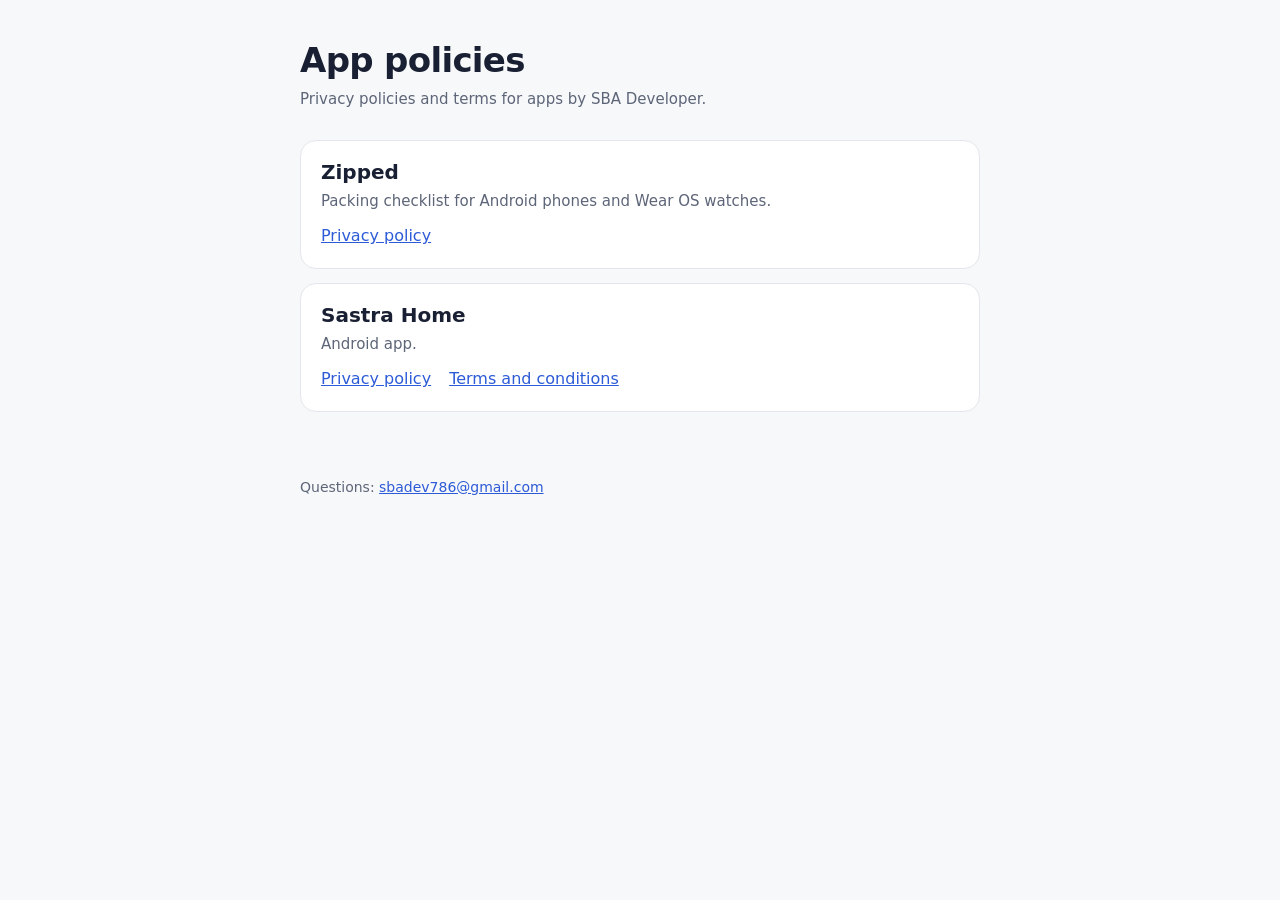
<file: index.html>
<!doctype html>
<html lang="en">
<head>
<meta charset="utf-8">
<meta name="viewport" content="width=device-width, initial-scale=1">
<title>App policies · SBA Developer</title>
<meta name="description" content="Privacy policies and terms for apps by SBA Developer.">
<link rel="stylesheet" href="assets/style.css">
</head>
<body>
<main>
  <h1>App policies</h1>
  <p class="meta">Privacy policies and terms for apps by SBA Developer.</p>

  <ul class="apps">
    <li>
      <h2>Zipped</h2>
      <p>Packing checklist for Android phones and Wear OS watches.</p>
      <div class="links"><a href="zipped/privacy.html">Privacy policy</a></div>
    </li>
    <li>
      <h2>Sastra Home</h2>
      <p>Android app.</p>
      <div class="links"><a href="sastra-home/privacy.html">Privacy policy</a><a href="sastra-home/terms.html">Terms and conditions</a></div>
    </li>
  </ul>
</main>
<footer>Questions: <a href="mailto:sbadev786@gmail.com">sbadev786@gmail.com</a></footer>
</body>
</html>
</file>
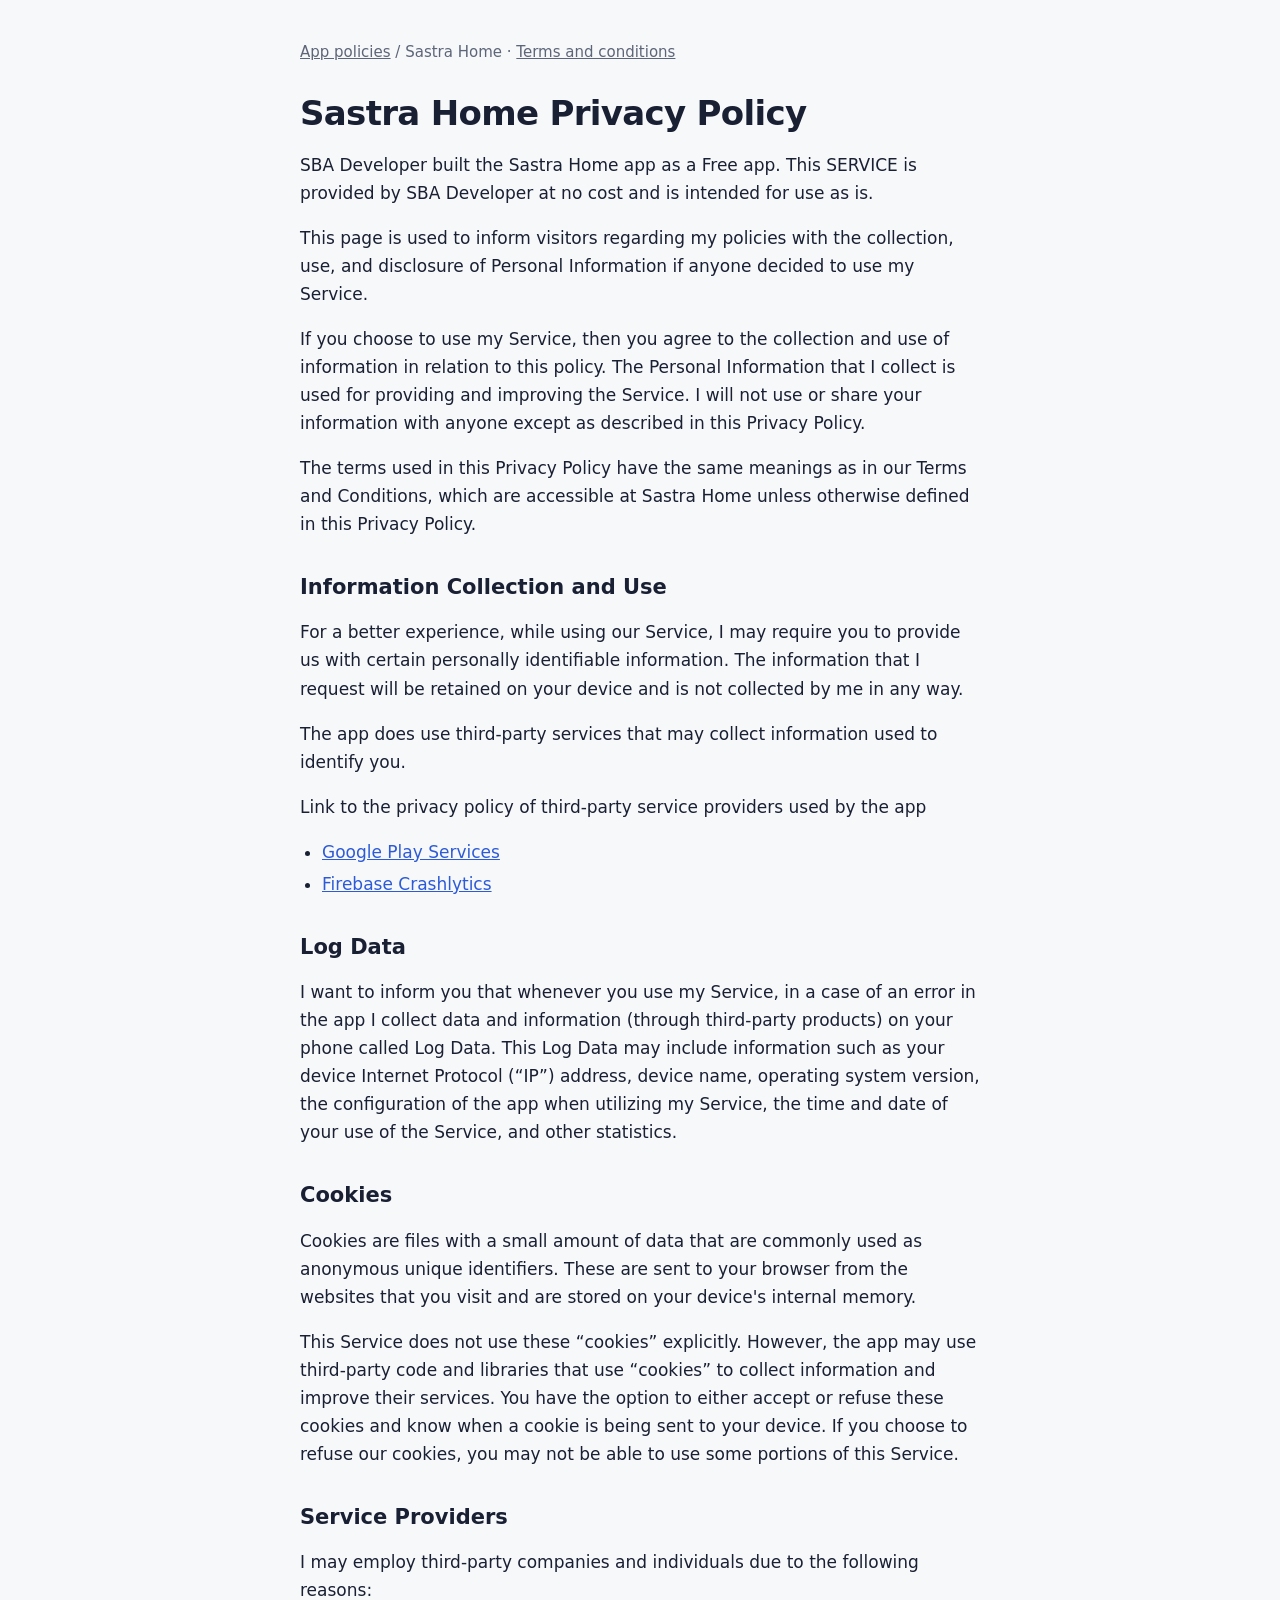
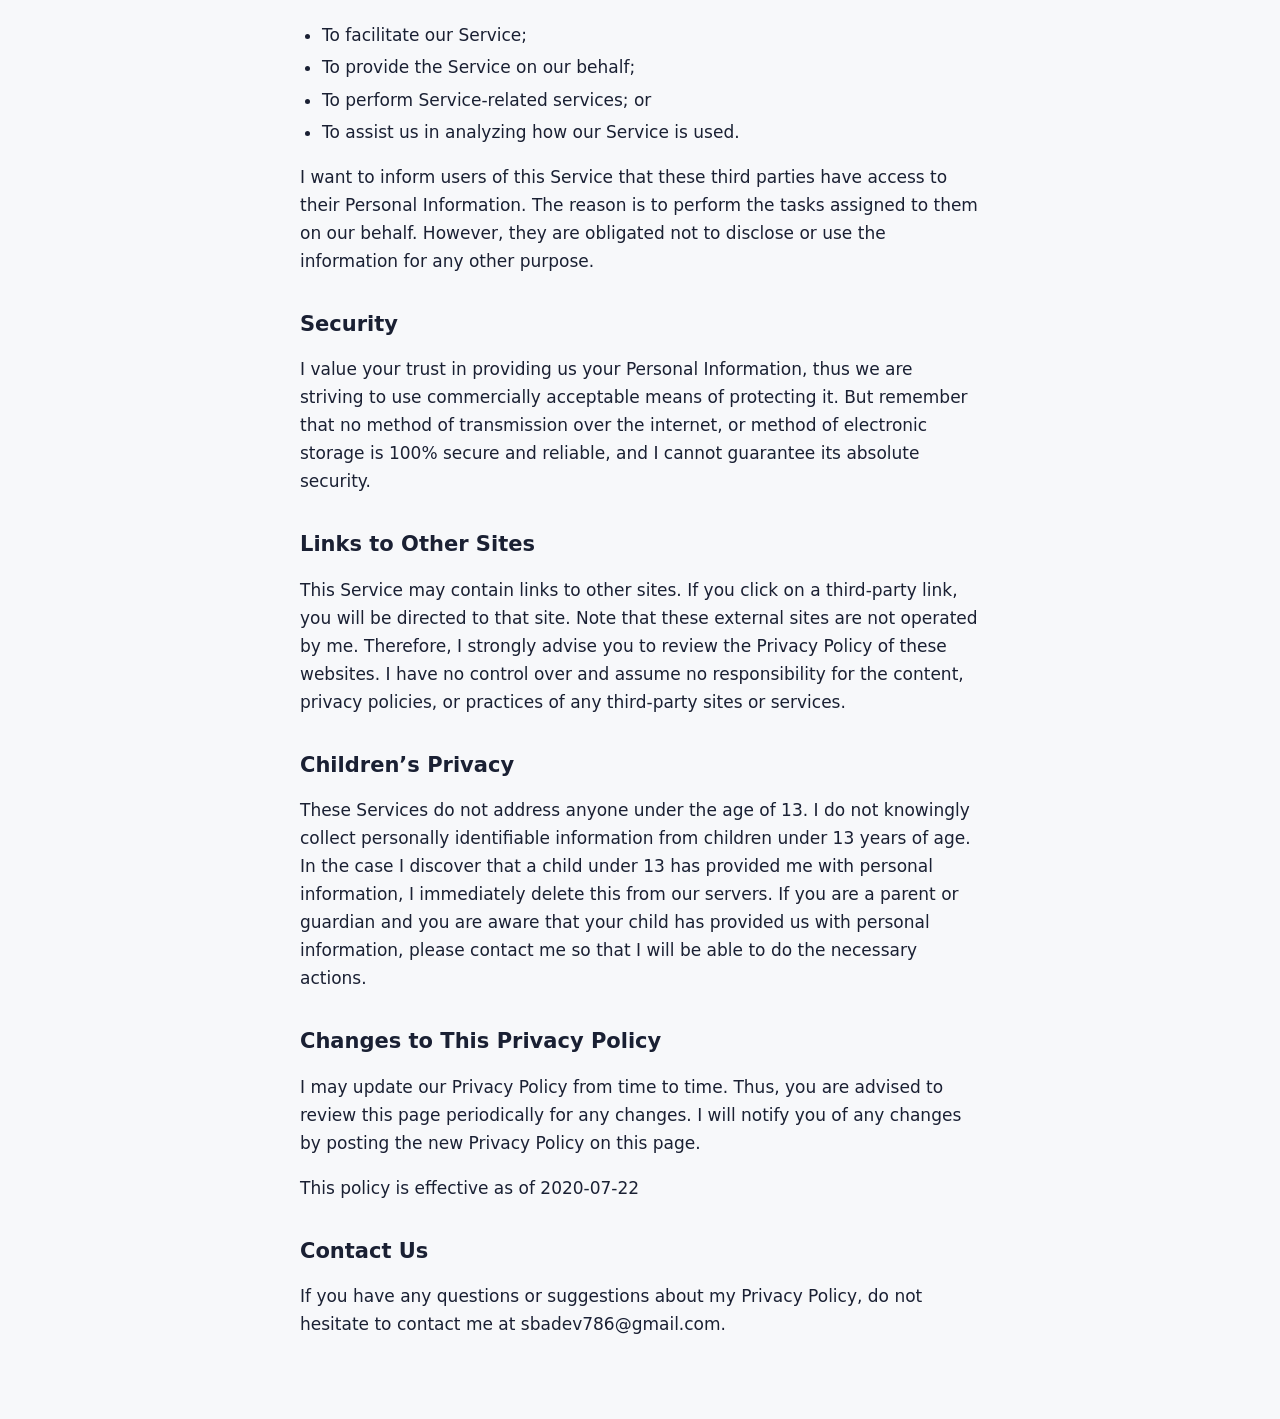
<file: sastra-home/privacy.html>
<!doctype html>
<html lang="en">
<head>
<meta charset="utf-8">
<meta name="viewport" content="width=device-width, initial-scale=1">
<title>Sastra Home privacy policy</title>
<meta name="description" content="How the Sastra Home app handles your information.">
<link rel="stylesheet" href="../assets/style.css">
</head>
<body>
<main>
  <p class="crumb"><a href="../">App policies</a> / Sastra Home · <a href="terms.html">Terms and conditions</a></p>
  <h1>Sastra Home Privacy Policy</h1>
  <p>SBA Developer built the Sastra Home app as a Free app. This SERVICE is provided by SBA Developer at no cost and is intended for use as is.</p>
  <p>This page is used to inform visitors regarding my policies with the collection, use, and disclosure of Personal Information if anyone decided to use my Service.</p>
  <p>If you choose to use my Service, then you agree to the collection and use of information in relation to this policy. The Personal Information that I collect is used for providing and improving the Service. I will not use or share your information with anyone except as described in this Privacy Policy.</p>
  <p>The terms used in this Privacy Policy have the same meanings as in our Terms and Conditions, which are accessible at Sastra Home unless otherwise defined in this Privacy Policy.</p>
  <h2>Information Collection and Use</h2>
  <p>For a better experience, while using our Service, I may require you to provide us with certain personally identifiable information. The information that I request will be retained on your device and is not collected by me in any way.</p>
  <p>The app does use third-party services that may collect information used to identify you.</p>
  <p>Link to the privacy policy of third-party service providers used by the app</p>
  <ul>
  <li><a href="https://www.google.com/policies/privacy/">Google Play Services</a></li>
  <li><a href="https://firebase.google.com/support/privacy/">Firebase Crashlytics</a></li></ul>
  <h2>Log Data</h2>
  <p>I want to inform you that whenever you use my Service, in a case of an error in the app I collect data and information (through third-party products) on your phone called Log Data. This Log Data may include information such as your device Internet Protocol (“IP”) address, device name, operating system version, the configuration of the app when utilizing my Service, the time and date of your use of the Service, and other statistics.</p>
  <h2>Cookies</h2>
  <p>Cookies are files with a small amount of data that are commonly used as anonymous unique identifiers. These are sent to your browser from the websites that you visit and are stored on your device's internal memory.</p>
  <p>This Service does not use these “cookies” explicitly. However, the app may use third-party code and libraries that use “cookies” to collect information and improve their services. You have the option to either accept or refuse these cookies and know when a cookie is being sent to your device. If you choose to refuse our cookies, you may not be able to use some portions of this Service.</p>
  <h2>Service Providers</h2>
  <p>I may employ third-party companies and individuals due to the following reasons:</p>
  <ul>
  <li>To facilitate our Service;</li>
  <li>To provide the Service on our behalf;</li>
  <li>To perform Service-related services; or</li>
  <li>To assist us in analyzing how our Service is used.</li></ul>
  <p>I want to inform users of this Service that these third parties have access to their Personal Information. The reason is to perform the tasks assigned to them on our behalf. However, they are obligated not to disclose or use the information for any other purpose.</p>
  <h2>Security</h2>
  <p>I value your trust in providing us your Personal Information, thus we are striving to use commercially acceptable means of protecting it. But remember that no method of transmission over the internet, or method of electronic storage is 100% secure and reliable, and I cannot guarantee its absolute security.</p>
  <h2>Links to Other Sites</h2>
  <p>This Service may contain links to other sites. If you click on a third-party link, you will be directed to that site. Note that these external sites are not operated by me. Therefore, I strongly advise you to review the Privacy Policy of these websites. I have no control over and assume no responsibility for the content, privacy policies, or practices of any third-party sites or services.</p>
  <h2>Children’s Privacy</h2>
  <p>These Services do not address anyone under the age of 13. I do not knowingly collect personally identifiable information from children under 13 years of age. In the case I discover that a child under 13 has provided me with personal information, I immediately delete this from our servers. If you are a parent or guardian and you are aware that your child has provided us with personal information, please contact me so that I will be able to do the necessary actions.</p>
  <h2>Changes to This Privacy Policy</h2>
  <p>I may update our Privacy Policy from time to time. Thus, you are advised to review this page periodically for any changes. I will notify you of any changes by posting the new Privacy Policy on this page.</p>
  <p>This policy is effective as of 2020-07-22</p>
  <h2>Contact Us</h2>
  <p>If you have any questions or suggestions about my Privacy Policy, do not hesitate to contact me at sbadev786@gmail.com.</p>
</main>
</body>
</html>
</file>
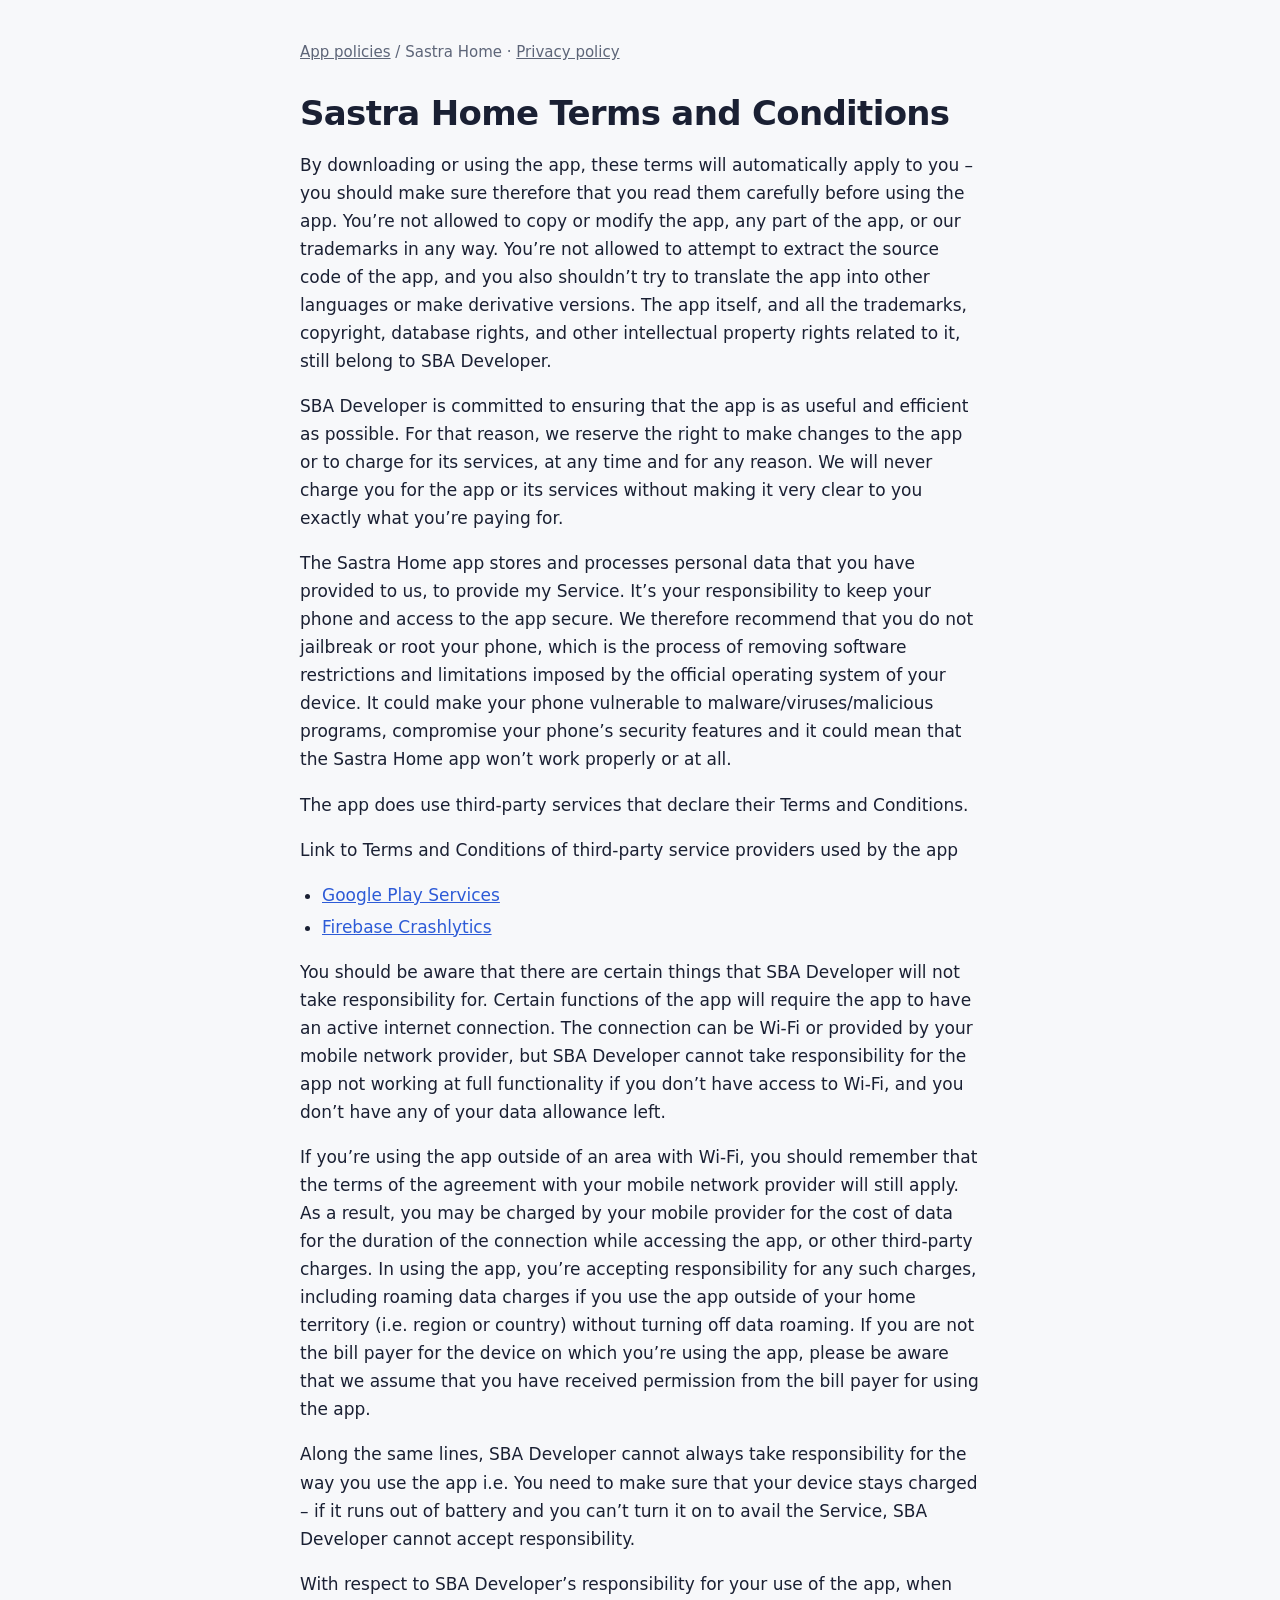
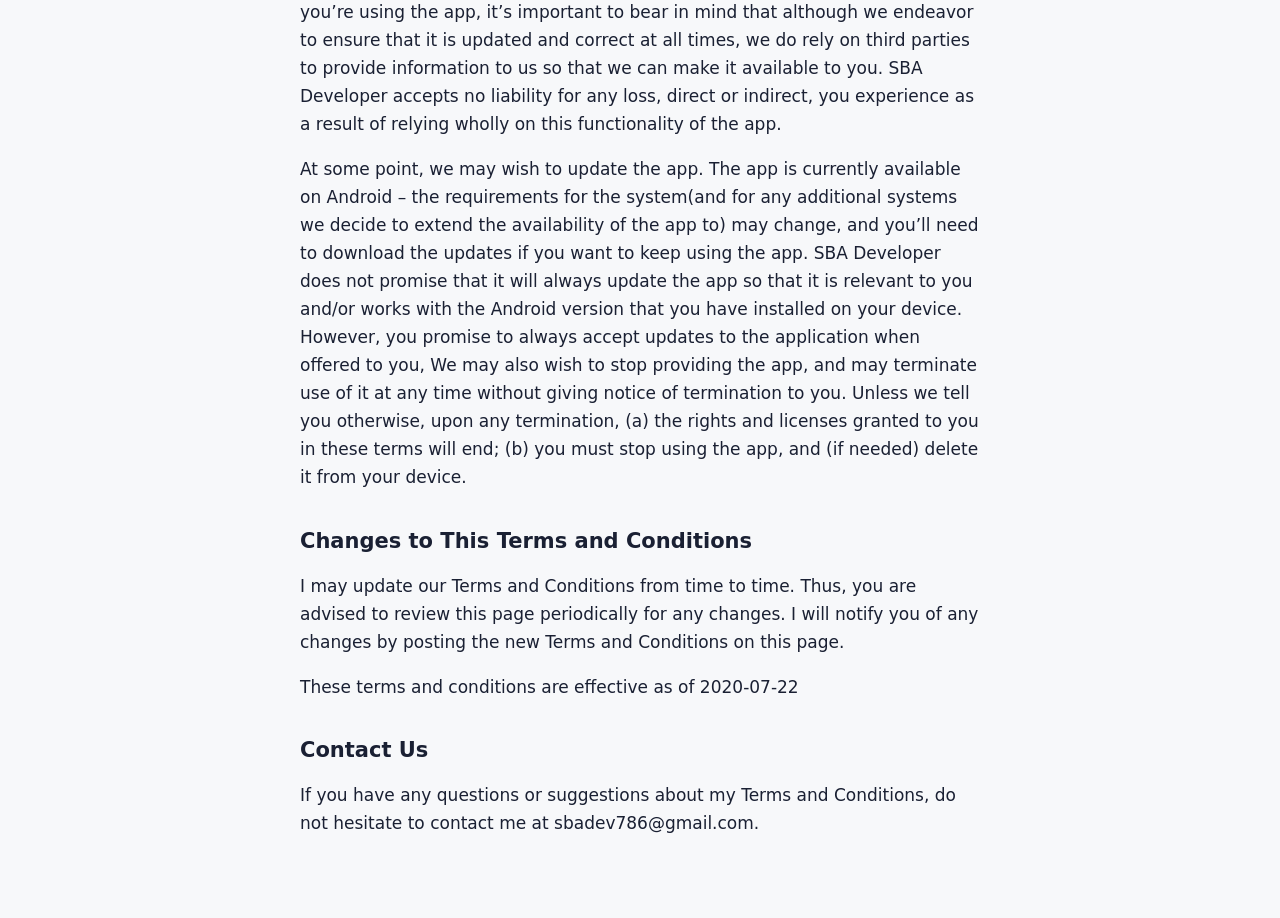
<file: sastra-home/terms.html>
<!doctype html>
<html lang="en">
<head>
<meta charset="utf-8">
<meta name="viewport" content="width=device-width, initial-scale=1">
<title>Sastra Home terms and conditions</title>
<meta name="description" content="Terms and conditions for using the Sastra Home app.">
<link rel="stylesheet" href="../assets/style.css">
</head>
<body>
<main>
  <p class="crumb"><a href="../">App policies</a> / Sastra Home · <a href="privacy.html">Privacy policy</a></p>
  <h1>Sastra Home Terms and Conditions</h1>
  <p>By downloading or using the app, these terms will automatically apply to you – you should make sure therefore that you read them carefully before using the app. You’re not allowed to copy or modify the app, any part of the app, or our trademarks in any way. You’re not allowed to attempt to extract the source code of the app, and you also shouldn’t try to translate the app into other languages or make derivative versions. The app itself, and all the trademarks, copyright, database rights, and other intellectual property rights related to it, still belong to SBA Developer.</p>
  <p>SBA Developer is committed to ensuring that the app is as useful and efficient as possible. For that reason, we reserve the right to make changes to the app or to charge for its services, at any time and for any reason. We will never charge you for the app or its services without making it very clear to you exactly what you’re paying for.</p>
  <p>The Sastra Home app stores and processes personal data that you have provided to us, to provide my Service. It’s your responsibility to keep your phone and access to the app secure. We therefore recommend that you do not jailbreak or root your phone, which is the process of removing software restrictions and limitations imposed by the official operating system of your device. It could make your phone vulnerable to malware/viruses/malicious programs, compromise your phone’s security features and it could mean that the Sastra Home app won’t work properly or at all.</p>
  <p>The app does use third-party services that declare their Terms and Conditions.</p>
  <p>Link to Terms and Conditions of third-party service providers used by the app</p>
  <ul>
  <li><a href="https://policies.google.com/terms">Google Play Services</a></li>
  <li><a href="https://firebase.google.com/terms/crashlytics">Firebase Crashlytics</a></li></ul>
  <p>You should be aware that there are certain things that SBA Developer will not take responsibility for. Certain functions of the app will require the app to have an active internet connection. The connection can be Wi-Fi or provided by your mobile network provider, but SBA Developer cannot take responsibility for the app not working at full functionality if you don’t have access to Wi-Fi, and you don’t have any of your data allowance left.</p>
  
  <p>If you’re using the app outside of an area with Wi-Fi, you should remember that the terms of the agreement with your mobile network provider will still apply. As a result, you may be charged by your mobile provider for the cost of data for the duration of the connection while accessing the app, or other third-party charges. In using the app, you’re accepting responsibility for any such charges, including roaming data charges if you use the app outside of your home territory (i.e. region or country) without turning off data roaming. If you are not the bill payer for the device on which you’re using the app, please be aware that we assume that you have received permission from the bill payer for using the app.</p>
  <p>Along the same lines, SBA Developer cannot always take responsibility for the way you use the app i.e. You need to make sure that your device stays charged – if it runs out of battery and you can’t turn it on to avail the Service, SBA Developer cannot accept responsibility.</p>
  <p>With respect to SBA Developer’s responsibility for your use of the app, when you’re using the app, it’s important to bear in mind that although we endeavor to ensure that it is updated and correct at all times, we do rely on third parties to provide information to us so that we can make it available to you. SBA Developer accepts no liability for any loss, direct or indirect, you experience as a result of relying wholly on this functionality of the app.</p>
  <p>At some point, we may wish to update the app. The app is currently available on Android – the requirements for the system(and for any additional systems we decide to extend the availability of the app to) may change, and you’ll need to download the updates if you want to keep using the app. SBA Developer does not promise that it will always update the app so that it is relevant to you and/or works with the Android version that you have installed on your device. However, you promise to always accept updates to the application when offered to you, We may also wish to stop providing the app, and may terminate use of it at any time without giving notice of termination to you. Unless we tell you otherwise, upon any termination, (a) the rights and licenses granted to you in these terms will end; (b) you must stop using the app, and (if needed) delete it from your device.</p>
  <h2>Changes to This Terms and Conditions</h2>
  <p>I may update our Terms and Conditions from time to time. Thus, you are advised to review this page periodically for any changes. I will notify you of any changes by posting the new Terms and Conditions on this page.</p>
  <p>These terms and conditions are effective as of 2020-07-22</p>
  <h2>Contact Us</h2>
  <p>If you have any questions or suggestions about my Terms and Conditions, do not hesitate to contact me at sbadev786@gmail.com.</p>
</main>
</body>
</html>
</file>
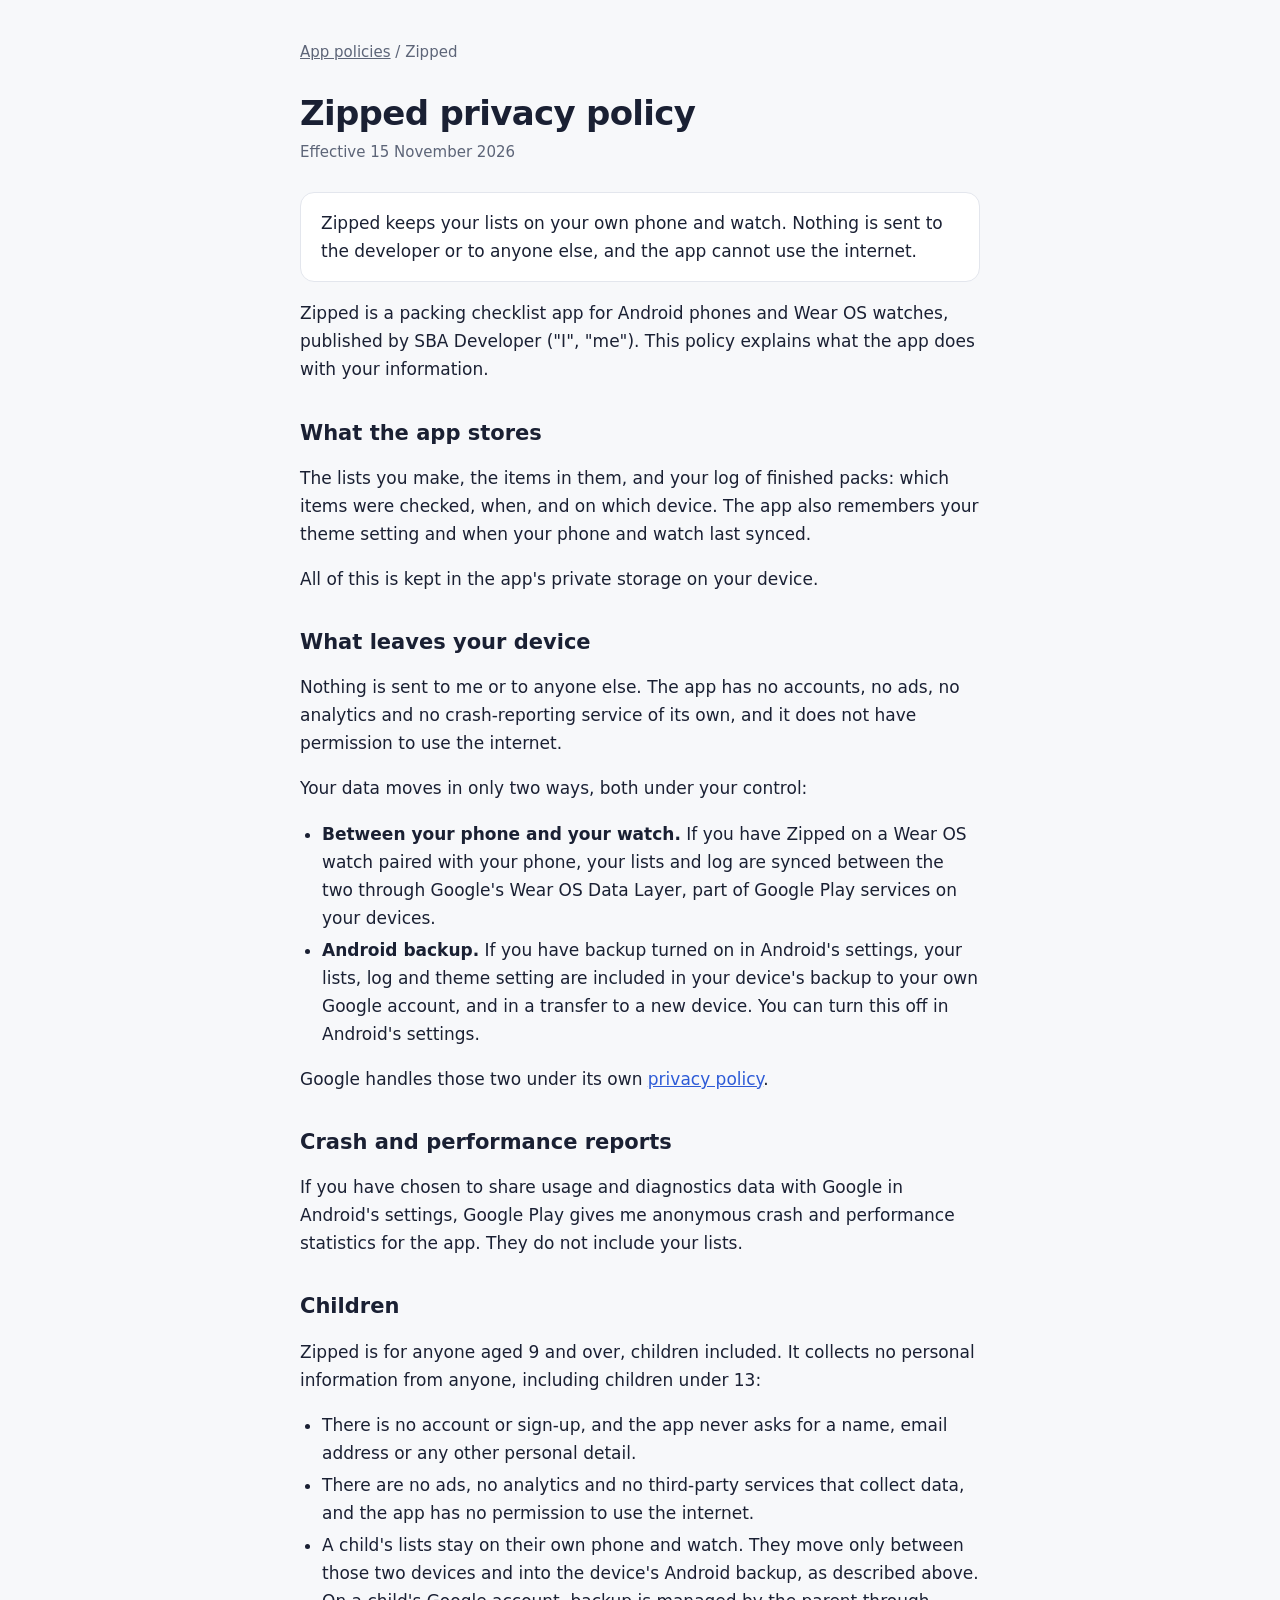
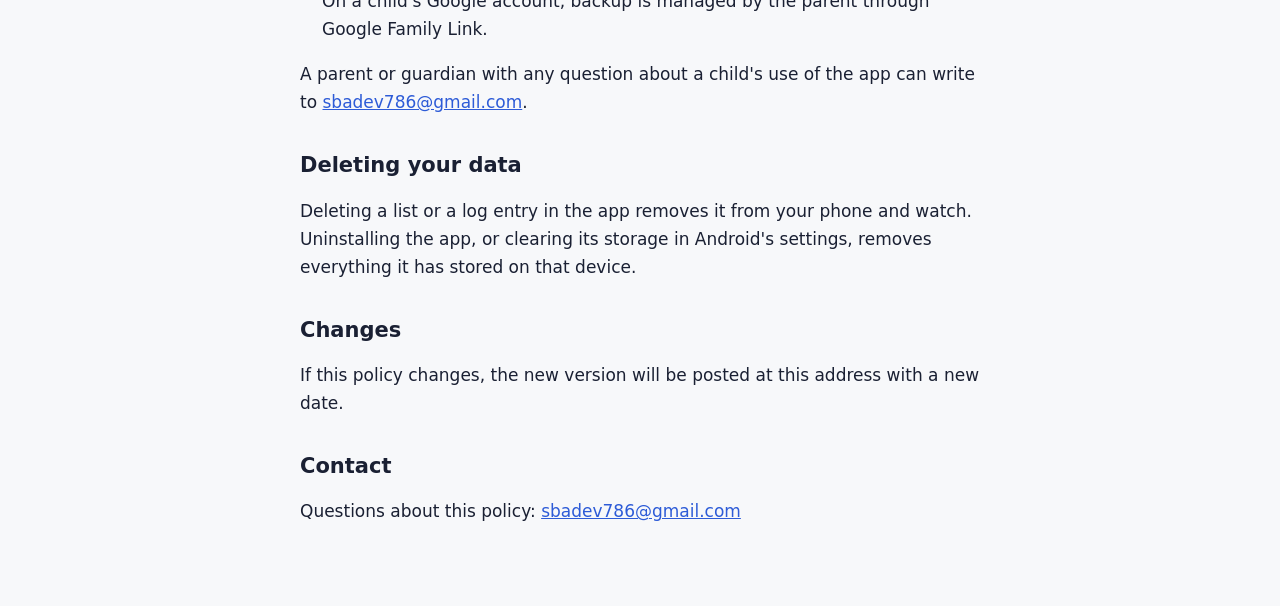
<file: zipped/privacy.html>
<!doctype html>
<html lang="en">
<head>
<meta charset="utf-8">
<meta name="viewport" content="width=device-width, initial-scale=1">
<title>Zipped privacy policy</title>
<meta name="description" content="How the Zipped packing checklist app handles your information: it stays on your devices.">
<link rel="stylesheet" href="../assets/style.css">
</head>
<body>
<main>
  <p class="crumb"><a href="../">App policies</a> / Zipped</p>
  <h1>Zipped privacy policy</h1>
  <p class="meta">Effective 15 November 2026</p>

  <div class="summary"><p>Zipped keeps your lists on your own phone and watch. Nothing is sent to the developer or to anyone else, and the app cannot use the internet.</p></div>

  <p>Zipped is a packing checklist app for Android phones and Wear OS watches, published by SBA Developer ("I", "me"). This policy explains what the app does with your information.</p>

  <h2>What the app stores</h2>
  <p>The lists you make, the items in them, and your log of finished packs: which items were checked, when, and on which device. The app also remembers your theme setting and when your phone and watch last synced.</p>
  <p>All of this is kept in the app's private storage on your device.</p>

  <h2>What leaves your device</h2>
  <p>Nothing is sent to me or to anyone else. The app has no accounts, no ads, no analytics and no crash-reporting service of its own, and it does not have permission to use the internet.</p>
  <p>Your data moves in only two ways, both under your control:</p>
  <ul>
    <li><strong>Between your phone and your watch.</strong> If you have Zipped on a Wear OS watch paired with your phone, your lists and log are synced between the two through Google's Wear OS Data Layer, part of Google Play services on your devices.</li>
    <li><strong>Android backup.</strong> If you have backup turned on in Android's settings, your lists, log and theme setting are included in your device's backup to your own Google account, and in a transfer to a new device. You can turn this off in Android's settings.</li>
  </ul>
  <p>Google handles those two under its own <a href="https://policies.google.com/privacy">privacy policy</a>.</p>

  <h2>Crash and performance reports</h2>
  <p>If you have chosen to share usage and diagnostics data with Google in Android's settings, Google Play gives me anonymous crash and performance statistics for the app. They do not include your lists.</p>

  <h2>Children</h2>
  <p>Zipped is for anyone aged 9 and over, children included. It collects no personal information from anyone, including children under 13:</p>
  <ul>
    <li>There is no account or sign-up, and the app never asks for a name, email address or any other personal detail.</li>
    <li>There are no ads, no analytics and no third-party services that collect data, and the app has no permission to use the internet.</li>
    <li>A child's lists stay on their own phone and watch. They move only between those two devices and into the device's Android backup, as described above. On a child's Google account, backup is managed by the parent through Google Family Link.</li>
  </ul>
  <p>A parent or guardian with any question about a child's use of the app can write to <a href="mailto:sbadev786@gmail.com">sbadev786@gmail.com</a>.</p>

  <h2>Deleting your data</h2>
  <p>Deleting a list or a log entry in the app removes it from your phone and watch. Uninstalling the app, or clearing its storage in Android's settings, removes everything it has stored on that device.</p>

  <h2>Changes</h2>
  <p>If this policy changes, the new version will be posted at this address with a new date.</p>

  <h2>Contact</h2>
  <p>Questions about this policy: <a href="mailto:sbadev786@gmail.com">sbadev786@gmail.com</a></p>
</main>
</body>
</html>
</file>
<file: assets/style.css>
/* Shared look for every policy page. Plain, readable, light and dark. */
:root {
  --bg: #f7f8fa;
  --surface: #ffffff;
  --fg: #1a2033;
  --soft: #5d6578;
  --line: #e3e6ed;
  --accent: #2d5bd7;
  color-scheme: light dark;
}
@media (prefers-color-scheme: dark) {
  :root {
    --bg: #0f131c;
    --surface: #171c28;
    --fg: #e7eaf1;
    --soft: #9aa2b4;
    --line: #262d3d;
    --accent: #8fb0ff;
  }
}
* { box-sizing: border-box; }
html { -webkit-text-size-adjust: 100%; }
body {
  margin: 0;
  background: var(--bg);
  color: var(--fg);
  font: 17px/1.65 system-ui, -apple-system, "Segoe UI", Roboto, "Helvetica Neue", Arial, sans-serif;
}
main { max-width: 720px; margin: 0 auto; padding: 40px 20px 64px; }
a { color: var(--accent); }
a:hover { text-decoration-thickness: 2px; }
.crumb { font-size: 15px; color: var(--soft); margin: 0 0 28px; }
.crumb a { color: var(--soft); }
h1 { font-size: 34px; line-height: 1.2; letter-spacing: -0.02em; margin: 0 0 6px; }
h2 { font-size: 21px; line-height: 1.3; margin: 36px 0 8px; }
.meta { color: var(--soft); font-size: 15px; margin: 0 0 28px; }
.summary { background: var(--surface); border: 1px solid var(--line); border-radius: 14px; padding: 16px 20px; margin: 0 0 8px; }
.summary p { margin: 0; }
ul { padding-left: 22px; }
li { margin: 4px 0; }
footer { max-width: 720px; margin: 0 auto; padding: 0 20px 40px; color: var(--soft); font-size: 14px; }

/* The index: one card per app. */
.apps { list-style: none; padding: 0; display: grid; gap: 14px; margin: 28px 0 0; }
.apps li { background: var(--surface); border: 1px solid var(--line); border-radius: 16px; padding: 18px 20px; margin: 0; }
.apps h2 { margin: 0 0 4px; font-size: 20px; }
.apps p { margin: 0 0 10px; color: var(--soft); font-size: 15px; }
.apps .links { display: flex; flex-wrap: wrap; gap: 6px 18px; font-size: 16px; }
</file>
